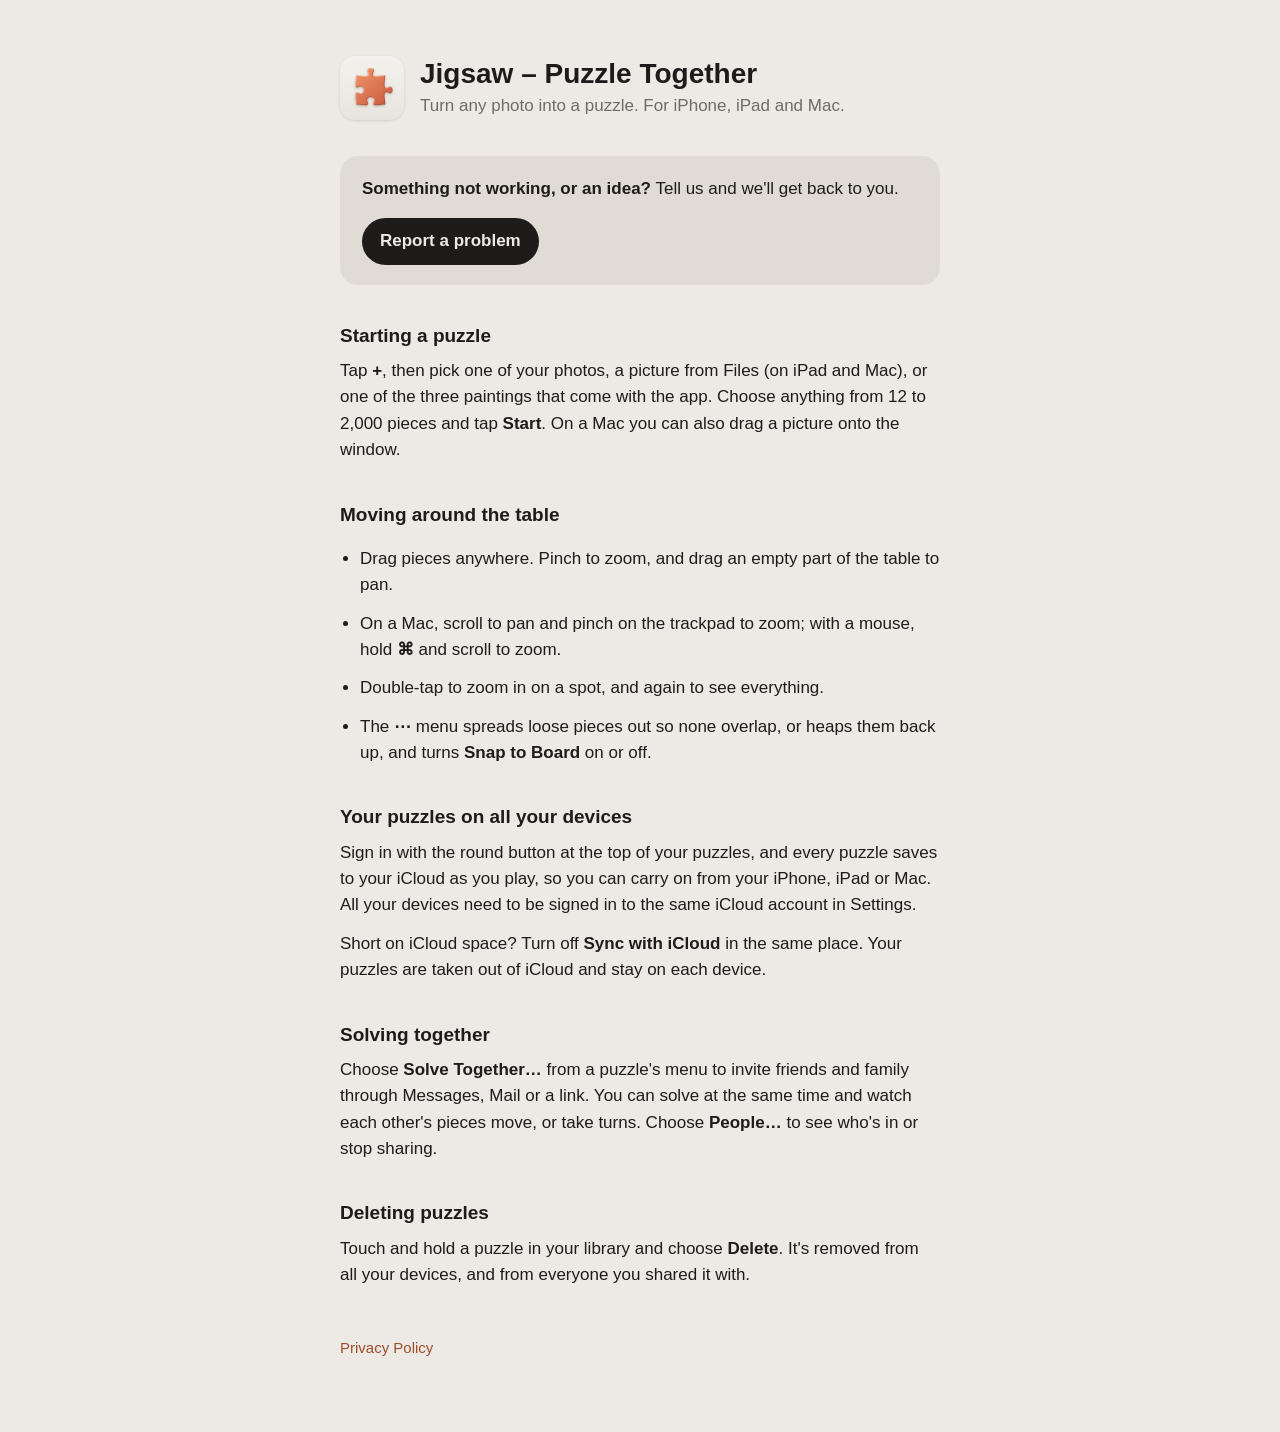
<file: docs/index.html>
<!doctype html>
<html lang="en">
<head>
  <meta charset="utf-8">
  <meta name="viewport" content="width=device-width, initial-scale=1">
  <title>Jigsaw Support</title>
  <meta name="description" content="Help with Jigsaw – Puzzle Together for iPhone, iPad and Mac.">
  <link rel="icon" href="icon.png">
  <link rel="stylesheet" href="style.css">
</head>
<body>
  <main>
    <header>
      <img src="icon.png" alt="">
      <div>
        <h1>Jigsaw – Puzzle Together</h1>
        <p>Turn any photo into a puzzle. For iPhone, iPad and Mac.</p>
      </div>
    </header>

    <div class="card">
      <p><strong>Something not working, or an idea?</strong> Tell us and we'll get back to you.</p>
      <a class="button" href="https://github.com/muskanvaswan/jigsaw/issues/new">Report a problem</a>
    </div>

    <h2>Starting a puzzle</h2>
    <p>Tap <strong>+</strong>, then pick one of your photos, a picture from Files (on iPad and Mac), or one of the three paintings that come with the app. Choose anything from 12 to 2,000 pieces and tap <strong>Start</strong>. On a Mac you can also drag a picture onto the window.</p>

    <h2>Moving around the table</h2>
    <ul>
      <li>Drag pieces anywhere. Pinch to zoom, and drag an empty part of the table to pan.</li>
      <li>On a Mac, scroll to pan and pinch on the trackpad to zoom; with a mouse, hold <strong>⌘</strong> and scroll to zoom.</li>
      <li>Double-tap to zoom in on a spot, and again to see everything.</li>
      <li>The <strong>⋯</strong> menu spreads loose pieces out so none overlap, or heaps them back up, and turns <strong>Snap to Board</strong> on or off.</li>
    </ul>

    <h2>Your puzzles on all your devices</h2>
    <p>Sign in with the round button at the top of your puzzles, and every puzzle saves to your iCloud as you play, so you can carry on from your iPhone, iPad or Mac. All your devices need to be signed in to the same iCloud account in Settings.</p>
    <p>Short on iCloud space? Turn off <strong>Sync with iCloud</strong> in the same place. Your puzzles are taken out of iCloud and stay on each device.</p>

    <h2>Solving together</h2>
    <p>Choose <strong>Solve Together…</strong> from a puzzle's menu to invite friends and family through Messages, Mail or a link. You can solve at the same time and watch each other's pieces move, or take turns. Choose <strong>People…</strong> to see who's in or stop sharing.</p>

    <h2>Deleting puzzles</h2>
    <p>Touch and hold a puzzle in your library and choose <strong>Delete</strong>. It's removed from all your devices, and from everyone you shared it with.</p>

    <footer>
      <a href="privacy.html">Privacy Policy</a>
    </footer>
  </main>
</body>
</html>
</file>
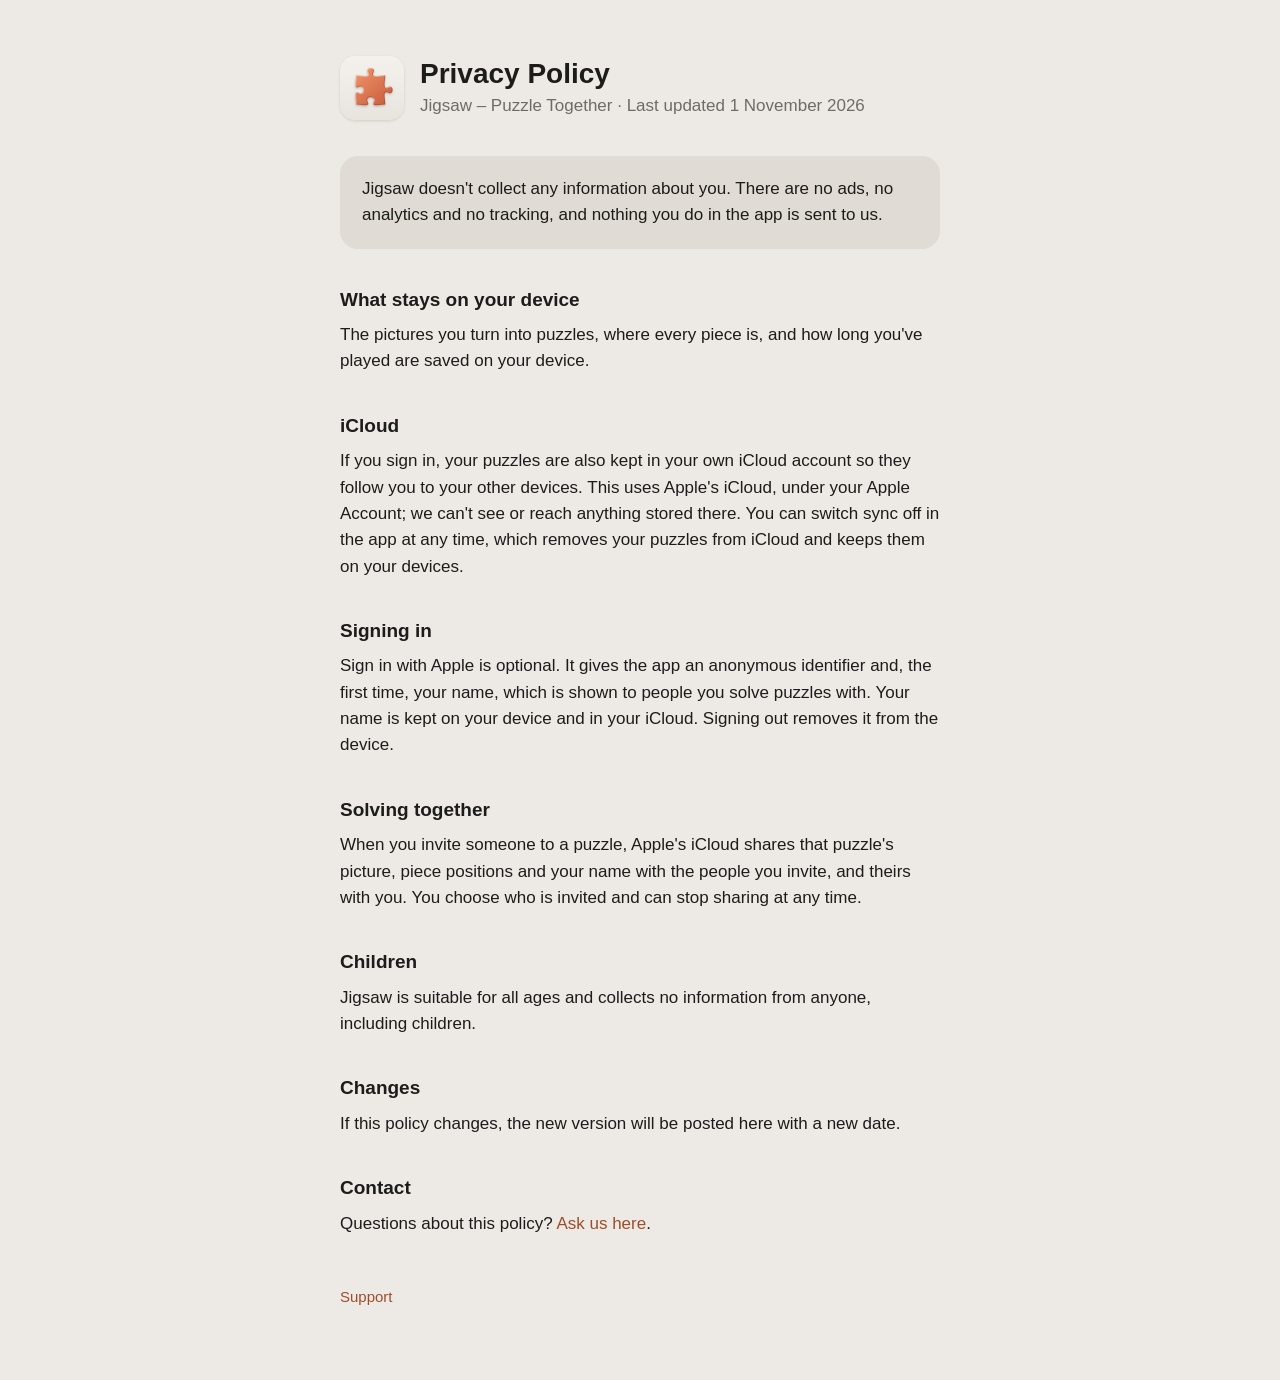
<file: docs/privacy.html>
<!doctype html>
<html lang="en">
<head>
  <meta charset="utf-8">
  <meta name="viewport" content="width=device-width, initial-scale=1">
  <title>Jigsaw Privacy Policy</title>
  <meta name="description" content="How Jigsaw – Puzzle Together handles your information: it doesn't collect any.">
  <link rel="icon" href="icon.png">
  <link rel="stylesheet" href="style.css">
</head>
<body>
  <main>
    <header>
      <img src="icon.png" alt="">
      <div>
        <h1>Privacy Policy</h1>
        <p>Jigsaw – Puzzle Together · Last updated 1 November 2026</p>
      </div>
    </header>

    <div class="card">
      <p>Jigsaw doesn't collect any information about you. There are no ads, no analytics and no tracking, and nothing you do in the app is sent to us.</p>
    </div>

    <h2>What stays on your device</h2>
    <p>The pictures you turn into puzzles, where every piece is, and how long you've played are saved on your device.</p>

    <h2>iCloud</h2>
    <p>If you sign in, your puzzles are also kept in your own iCloud account so they follow you to your other devices. This uses Apple's iCloud, under your Apple Account; we can't see or reach anything stored there. You can switch sync off in the app at any time, which removes your puzzles from iCloud and keeps them on your devices.</p>

    <h2>Signing in</h2>
    <p>Sign in with Apple is optional. It gives the app an anonymous identifier and, the first time, your name, which is shown to people you solve puzzles with. Your name is kept on your device and in your iCloud. Signing out removes it from the device.</p>

    <h2>Solving together</h2>
    <p>When you invite someone to a puzzle, Apple's iCloud shares that puzzle's picture, piece positions and your name with the people you invite, and theirs with you. You choose who is invited and can stop sharing at any time.</p>

    <h2>Children</h2>
    <p>Jigsaw is suitable for all ages and collects no information from anyone, including children.</p>

    <h2>Changes</h2>
    <p>If this policy changes, the new version will be posted here with a new date.</p>

    <h2>Contact</h2>
    <p>Questions about this policy? <a href="https://github.com/muskanvaswan/jigsaw/issues/new">Ask us here</a>.</p>

    <footer>
      <a href="./">Support</a>
    </footer>
  </main>
</body>
</html>
</file>
<file: docs/style.css>
:root {
  --table: #edeae5;
  --tray: #e0dcd5;
  --ink: #1d1c1a;
  --muted: #6f6b65;
  --accent: #9e4d2c;
  color-scheme: light dark;
}

@media (prefers-color-scheme: dark) {
  :root {
    --table: #18181a;
    --tray: #252427;
    --ink: #f1efec;
    --muted: #a19d97;
    --accent: #e88f6b;
  }
}

* { box-sizing: border-box; }

body {
  margin: 0;
  background: var(--table);
  color: var(--ink);
  font: 17px/1.55 -apple-system, BlinkMacSystemFont, "SF Pro Text", "Helvetica Neue", sans-serif;
  -webkit-font-smoothing: antialiased;
}

main {
  max-width: 640px;
  margin: 0 auto;
  padding: 56px 20px 72px;
}

header {
  display: flex;
  align-items: center;
  gap: 16px;
  margin-bottom: 36px;
}

header img {
  width: 64px;
  height: 64px;
  border-radius: 15px;
  box-shadow: 0 1px 3px rgb(0 0 0 / 0.12);
}

h1 {
  margin: 0;
  font: 600 28px/1.2 ui-rounded, -apple-system, sans-serif;
}

header p { margin: 2px 0 0; color: var(--muted); }

h2 {
  margin: 36px 0 8px;
  font-size: 19px;
  font-weight: 600;
}

p, li { margin: 0 0 12px; }

ul { padding-left: 20px; }

a { color: var(--accent); text-decoration: none; }
a:hover { text-decoration: underline; }

.card {
  background: var(--tray);
  border-radius: 18px;
  padding: 20px 22px;
  margin: 28px 0;
}

.card p:last-child { margin-bottom: 0; }

.button {
  display: inline-block;
  margin-top: 4px;
  padding: 10px 18px;
  border-radius: 999px;
  background: var(--ink);
  color: var(--table);
  font-weight: 600;
}

.button:hover { text-decoration: none; opacity: 0.85; }

footer {
  margin-top: 48px;
  color: var(--muted);
  font-size: 15px;
}
</file>
